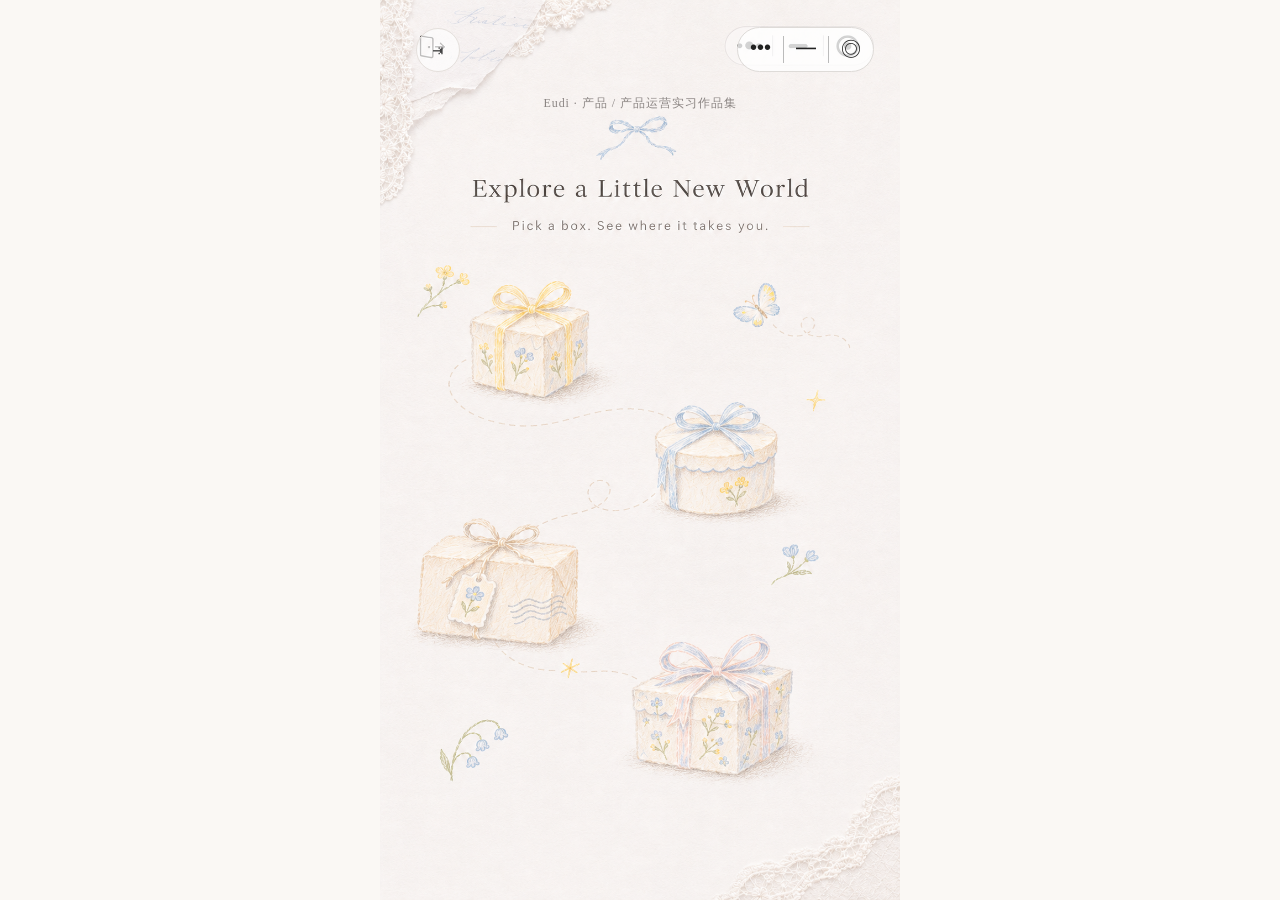
<file: index.html>
<!doctype html><html lang="zh-CN"><head><meta charset="utf-8"><meta name="viewport" content="width=device-width,initial-scale=1"><title>Eudi｜产品与产品运营实习作品集</title><meta name="description" content="Eudi 的产品、产品运营、创业与设计作品集。通过四只盲盒探索真实经历与作品。"><style>*{box-sizing:border-box}body{margin:0;background:#faf8f4;color:#5b5755;font-family:Georgia,'Noto Serif SC',serif}.page{max-width:520px;min-height:100vh;margin:auto;background:#fcfaf7 url('concept.png') center top/100% 100% no-repeat;position:relative}.role{position:absolute;top:10.5%;left:0;width:100%;text-align:center;color:#8b8583;font:12px Georgia,serif;letter-spacing:.08em}.top{position:absolute;top:3%;left:7%;right:5%;display:flex;justify-content:space-between;align-items:center}.exit{background:#ffffffa8;border:1px solid #e5e0dc;border-radius:100%;width:44px;height:44px;font-size:22px;color:#444;cursor:pointer}.pill{display:flex;border:1px solid #dedbd8;border-radius:30px;background:#ffffffc9;padding:8px 12px;gap:12px;font:20px Arial;color:#222}.pill span+span{border-left:1px solid #bbb;padding-left:12px}.gift{position:absolute;border:0;background:transparent;cursor:pointer;border-radius:24px;width:34%;height:17%;transition:transform .25s}.gift:hover,.gift:focus-visible{transform:scale(1.06);outline:2px solid #b8c9d6}.gift.opened:after{content:'✦';position:absolute;top:0;right:0;color:#8ba4b5;font-size:27px}.gift .revealed{display:none;position:absolute;bottom:-18px;left:50%;transform:translateX(-50%);white-space:nowrap;background:#fffdf9e8;border:1px solid #e6e0d8;border-radius:20px;padding:5px 11px;font-size:12px;color:#697e89}.gift.opened .revealed{display:block}.gift:nth-of-type(1){top:30%;left:13%}.gift:nth-of-type(2){top:43%;left:51%}.gift:nth-of-type(3){top:57%;left:6%}.gift:nth-of-type(4){top:70%;left:49%}.sheet{position:fixed;inset:0;background:#f8f6f2e8;display:grid;place-items:center;padding:24px;z-index:2}.card{width:min(420px,100%);background:#fffcf7;border:1px solid #e8e0d3;box-shadow:0 18px 60px #8885;border-radius:22px;padding:42px 28px;text-align:center}.card .bow{font-size:48px;color:#aabed1}.card h2{font-size:25px;font-weight:400}.card p{line-height:1.8}.card button{border:1px solid #bfd1da;background:#edf3f5;padding:12px 22px;border-radius:30px;color:#4c626f;margin:5px;cursor:pointer}.card button.secondary{background:transparent}.hidden{display:none}@media(max-width:520px){.page{min-height:177.5vw}}@media(prefers-reduced-motion:reduce){*{transition:none!important;animation:none!important}}</style></head><body><main class="page"><div class="role">Eudi · 产品 / 产品运营实习作品集</div><div class="top"><button class="exit" aria-label="退出" onclick="exitSite()">⇥</button><div class="pill" aria-label="小程序样式控件"><span>•••</span><span>━</span><span>◎</span></div></div><button class="gift" aria-label="拆开盲盒一"></button><button class="gift" aria-label="拆开盲盒二"></button><button class="gift" aria-label="拆开盲盒三"></button><button class="gift" aria-label="拆开盲盒四"></button></main><div class="sheet hidden" id="sheet" role="dialog" aria-modal="true"><div class="card"><div class="bow">୨୧</div><h2 id="title"></h2><p id="desc"></p><button id="enter">进入看看 →</button><button class="secondary" id="close">继续拆盒</button></div></div><script>const topics=[{title:'关于 Eudi',desc:'一些想法、好奇心与正在生长的产品思考。'},{title:'创业作品',desc:'从一个想法到真正落地，看看 Eudi 做过的事。'},{title:'实习与校园',desc:'在社区产品、项目与团队里积累的实践。'},{title:'设计作品',desc:'用视觉记录想法，也记录看世界的方式。'}];const shuffle=a=>{for(let i=a.length-1;i>0;i--){let j=Math.floor(Math.random()*(i+1));[a[i],a[j]]=[a[j],a[i]]}return a};const assignment=(()=>{try{let v=JSON.parse(sessionStorage.getItem("eudiAssignment"));if(Array.isArray(v)&&v.length===4&&new Set(v).size===4)return v}catch(e){}let v=shuffle([...topics.keys()]);sessionStorage.setItem("eudiAssignment",JSON.stringify(v));return v})();let current=-1;const gifts=[...document.querySelectorAll('.gift')];gifts.forEach((b,i)=>{let label=document.createElement('span');label.className='revealed';label.textContent='已开启 · '+topics[assignment[i]].title;b.appendChild(label)});try{JSON.parse(sessionStorage.getItem('eudiOpened')||'[]').forEach(i=>gifts[i]?.classList.add('opened'))}catch(e){}const sheet=document.getElementById('sheet');gifts.forEach((b,i)=>b.onclick=()=>{current=i;b.classList.add('opened');sessionStorage.setItem('eudiOpened',JSON.stringify([...new Set([...(JSON.parse(sessionStorage.getItem('eudiOpened')||'[]')),i])]));document.getElementById('title').textContent=topics[assignment[i]].title;document.getElementById('desc').textContent=topics[assignment[i]].desc;sheet.classList.remove('hidden')});document.getElementById('close').onclick=()=>sheet.classList.add('hidden');document.getElementById('enter').onclick=()=>{sheet.classList.add('hidden');assignment[current]===0?location.href='about.html':assignment[current]===1?location.href='ventures.html':assignment[current]===2?location.href='dewu.html':location.href='design.html'};const pending=sessionStorage.getItem('eudiContinue');if(pending==='1'){sessionStorage.removeItem('eudiContinue');let unopened=gifts.map((_,i)=>i).filter(i=>!gifts[i].classList.contains('opened'));if(unopened.length)setTimeout(()=>gifts[unopened[0]].click(),120)}function exitSite(){if(history.length>1)history.back();else window.location.href='about:blank'}</script></body></html>
</file>
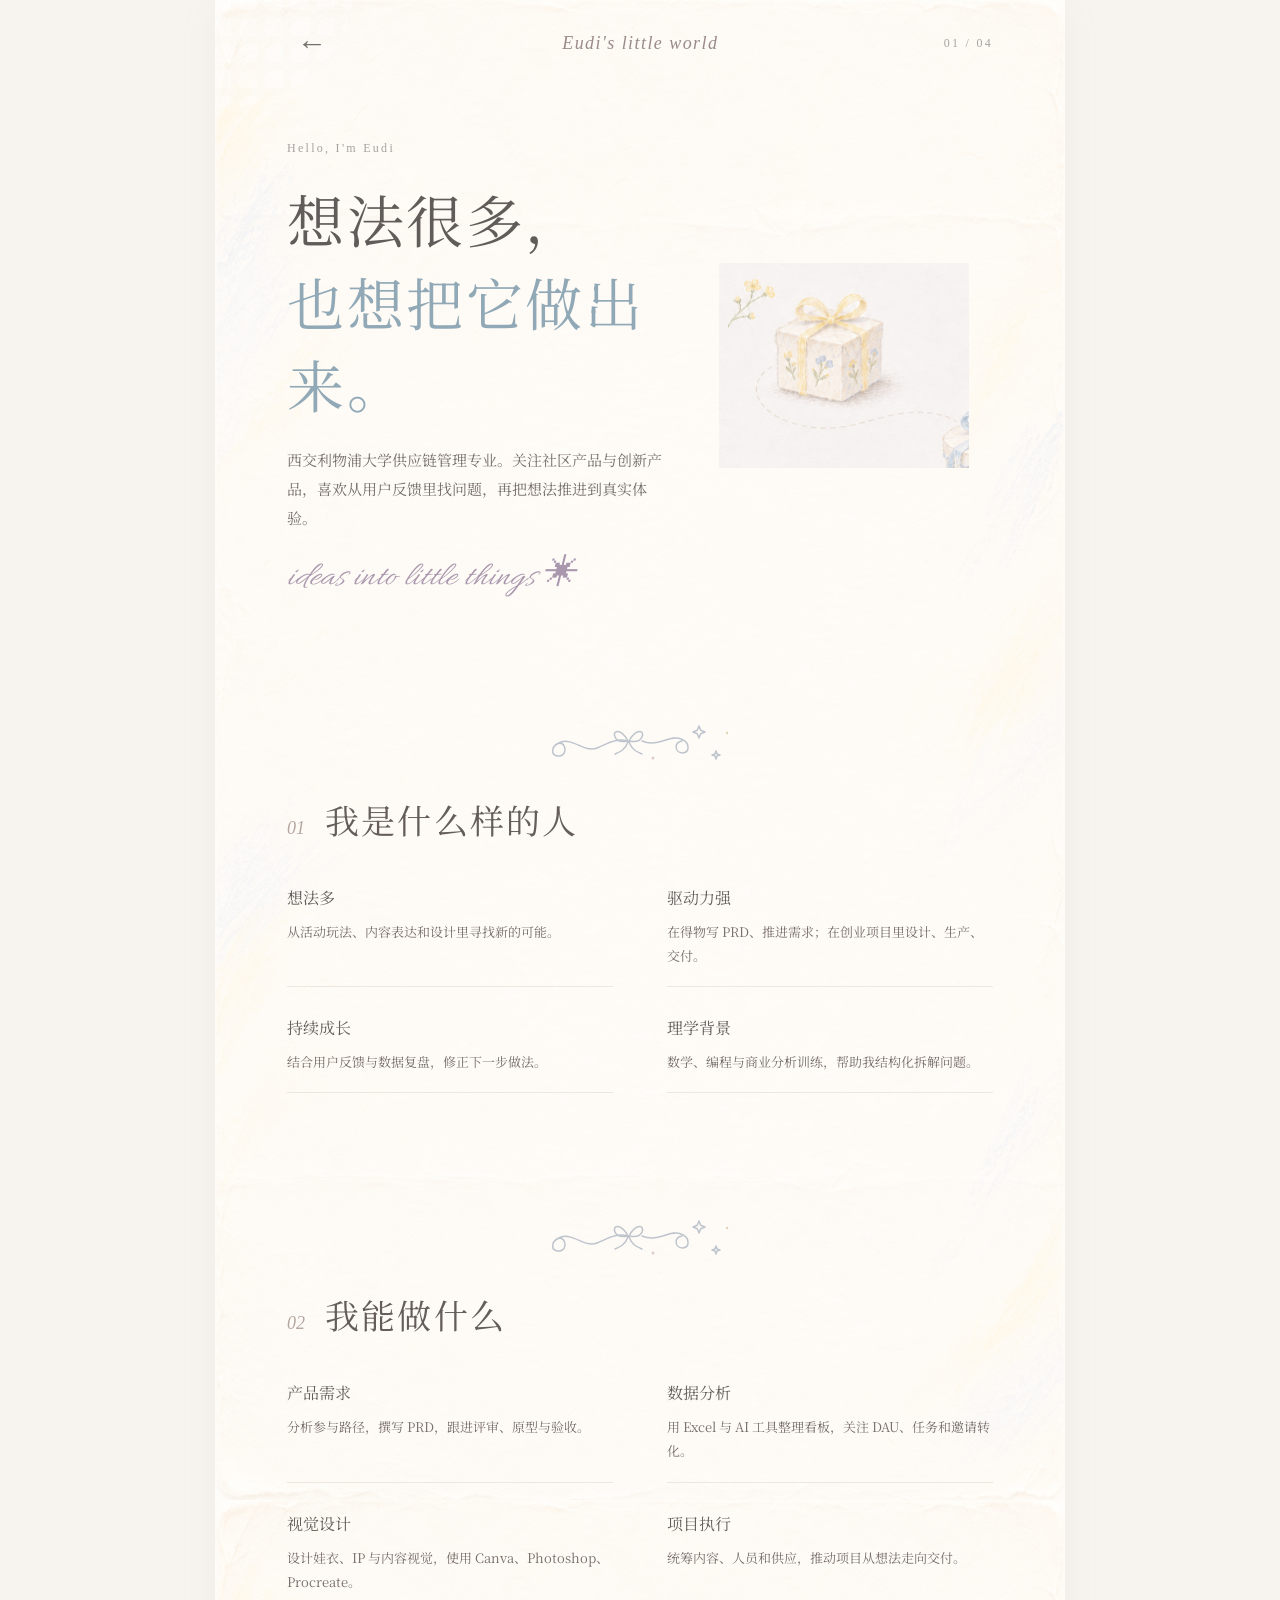
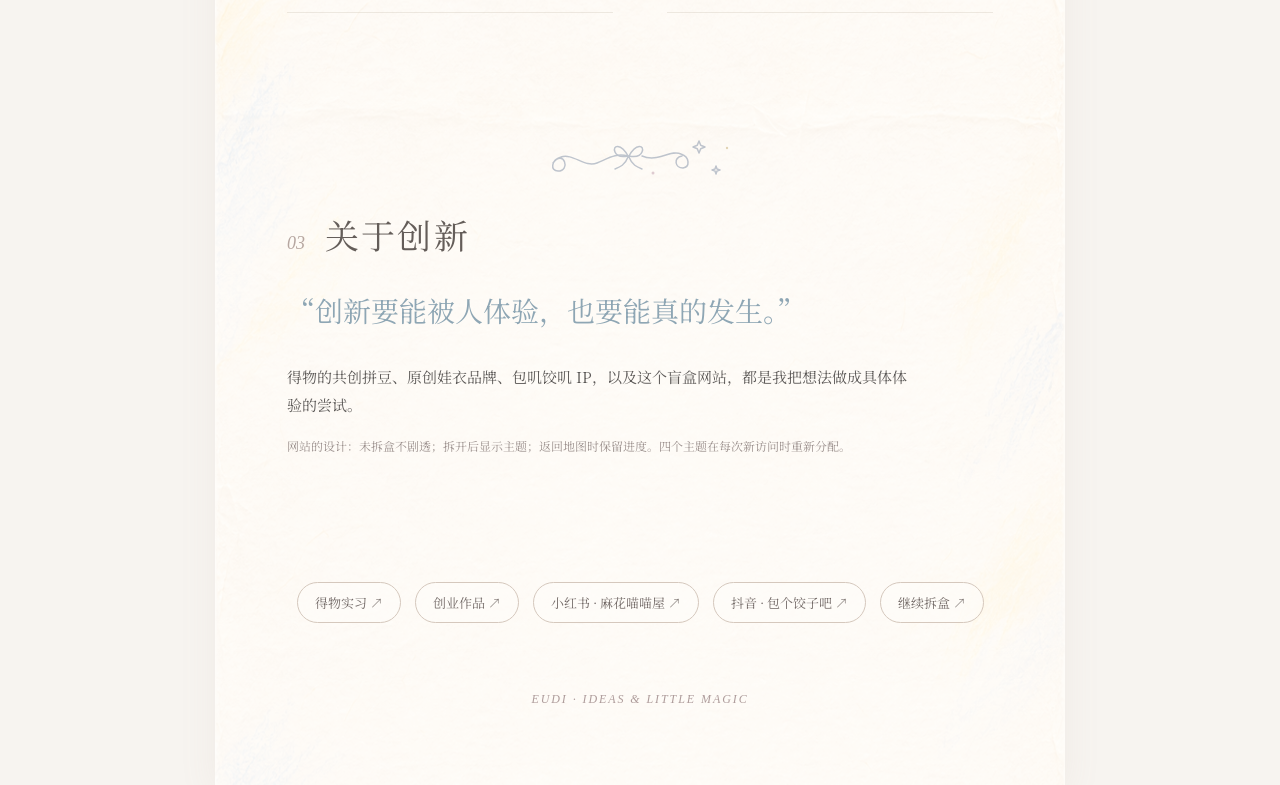
<file: about.html>
<!doctype html><html lang="zh-CN"><head><meta charset="utf-8"><meta name="viewport" content="width=device-width,initial-scale=1"><title>关于 Eudi</title><link rel="stylesheet" href="theme.css"></head><body><main class="sheet"><header class="top"><a class="back" href="index.html" aria-label="返回盲盒地图">←</a><span class="brand">Eudi's little world</span><span class="count">01 / 04</span></header><section class="hero"><div><span class="eyebrow">Hello, I'm Eudi</span><h1>想法很多，<br><em>也想把它做出来。</em></h1><p>西交利物浦大学供应链管理专业。关注社区产品与创新产品，喜欢从用户反馈里找问题，再把想法推进到真实体验。</p><span class="hand">ideas into little things ✳</span></div><div class="art gift-a" aria-hidden="true"></div></section><section class="section"><div class="section-head"><span class="num">01</span><h2>我是什么样的人</h2></div><div class="lines"><div class="line"><h3>想法多</h3><p>从活动玩法、内容表达和设计里寻找新的可能。</p></div><div class="line"><h3>驱动力强</h3><p>在得物写 PRD、推进需求；在创业项目里设计、生产、交付。</p></div><div class="line"><h3>持续成长</h3><p>结合用户反馈与数据复盘，修正下一步做法。</p></div><div class="line"><h3>理学背景</h3><p>数学、编程与商业分析训练，帮助我结构化拆解问题。</p></div></div></section><section class="section"><div class="section-head"><span class="num">02</span><h2>我能做什么</h2></div><div class="lines"><div class="line"><h3>产品需求</h3><p>分析参与路径，撰写 PRD，跟进评审、原型与验收。</p></div><div class="line"><h3>数据分析</h3><p>用 Excel 与 AI 工具整理看板，关注 DAU、任务和邀请转化。</p></div><div class="line"><h3>视觉设计</h3><p>设计娃衣、IP 与内容视觉，使用 Canva、Photoshop、Procreate。</p></div><div class="line"><h3>项目执行</h3><p>统筹内容、人员和供应，推动项目从想法走向交付。</p></div></div></section><section class="section"><div class="section-head"><span class="num">03</span><h2>关于创新</h2></div><p class="quote">“创新要能被人体验，也要能真的发生。”</p><p class="section-lead">得物的共创拼豆、原创娃衣品牌、包叽饺叽 IP，以及这个盲盒网站，都是我把想法做成具体体验的尝试。</p><p class="small">网站的设计：未拆盒不剧透；拆开后显示主题；返回地图时保留进度。四个主题在每次新访问时重新分配。</p></section><nav class="links"><a href="dewu.html">得物实习 ↗</a><a href="ventures.html">创业作品 ↗</a><a href="https://xhslink.cn/o/59XXOdhIAy9s" target="_blank" rel="noopener noreferrer">小红书 · 麻花喵喵屋 ↗</a><a href="https://v.douyin.com/nyy9j1ACMsQ/" target="_blank" rel="noopener noreferrer">抖音 · 包个饺子吧 ↗</a><a href="index.html" onclick="sessionStorage.setItem('eudiContinue','1')">继续拆盒 ↗</a></nav><footer class="footer">EUDI · IDEAS & LITTLE MAGIC</footer></main></body></html>
</file>
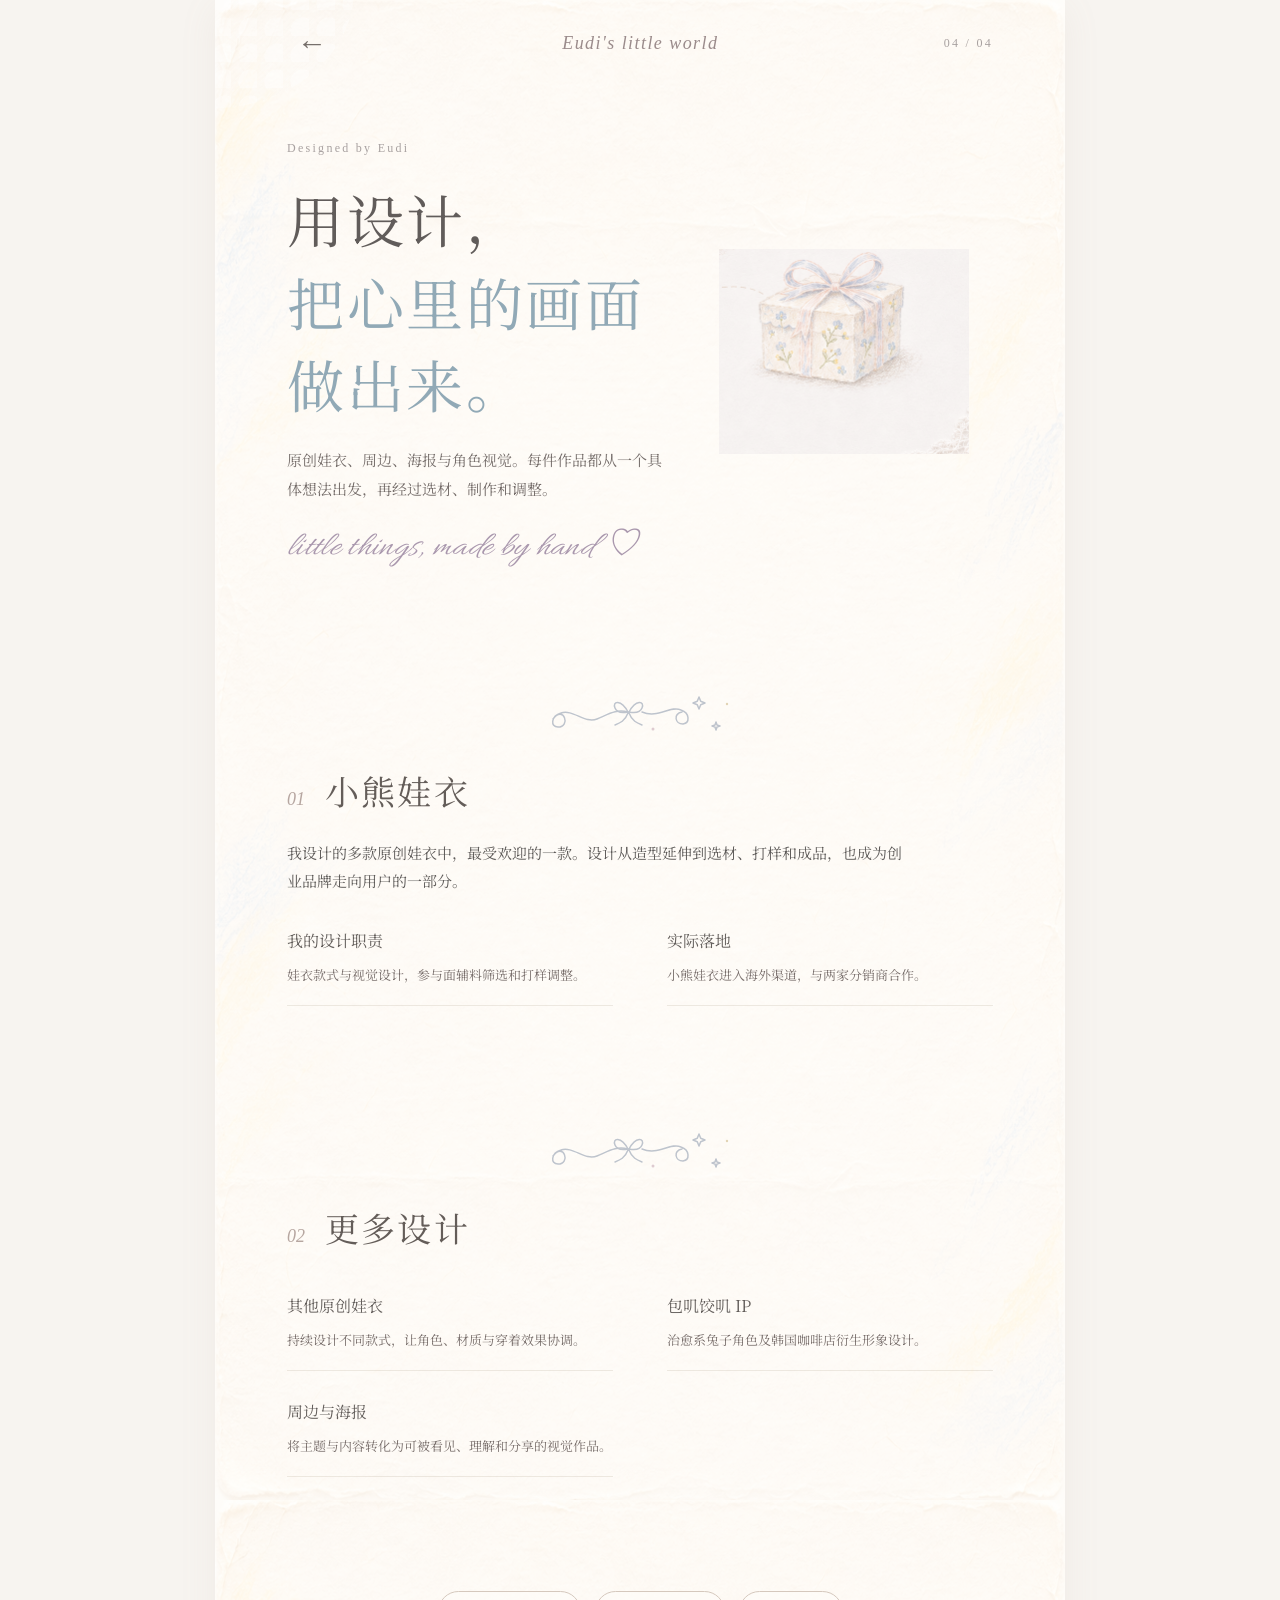
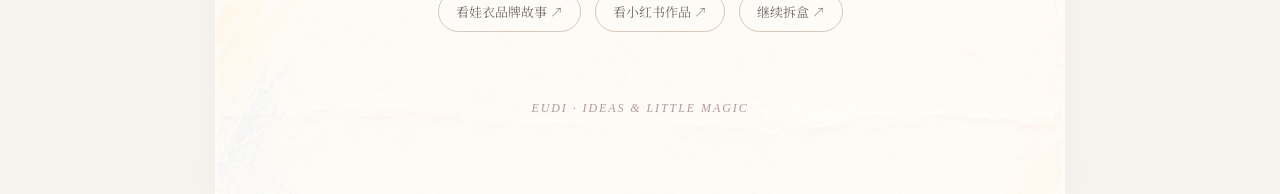
<file: design.html>
<!doctype html><html lang="zh-CN"><head><meta charset="utf-8"><meta name="viewport" content="width=device-width,initial-scale=1"><title>设计作品 · Eudi</title><link rel="stylesheet" href="theme.css"></head><body><main class="sheet"><header class="top"><a class="back" href="index.html" aria-label="返回盲盒地图">←</a><span class="brand">Eudi's little world</span><span class="count">04 / 04</span></header><section class="hero"><div><span class="eyebrow">Designed by Eudi</span><h1>用设计，<br><em>把心里的画面做出来。</em></h1><p>原创娃衣、周边、海报与角色视觉。每件作品都从一个具体想法出发，再经过选材、制作和调整。</p><span class="hand">little things, made by hand ♡</span></div><div class="art gift-d" aria-hidden="true"></div></section><section class="section"><div class="section-head"><span class="num">01</span><h2>小熊娃衣</h2></div><p class="section-lead">我设计的多款原创娃衣中，最受欢迎的一款。设计从造型延伸到选材、打样和成品，也成为创业品牌走向用户的一部分。</p><div class="lines"><div class="line"><h3>我的设计职责</h3><p>娃衣款式与视觉设计，参与面辅料筛选和打样调整。</p></div><div class="line"><h3>实际落地</h3><p>小熊娃衣进入海外渠道，与两家分销商合作。</p></div></div></section><section class="section"><div class="section-head"><span class="num">02</span><h2>更多设计</h2></div><div class="lines"><div class="line"><h3>其他原创娃衣</h3><p>持续设计不同款式，让角色、材质与穿着效果协调。</p></div><div class="line"><h3>包叽饺叽 IP</h3><p>治愈系兔子角色及韩国咖啡店衍生形象设计。</p></div><div class="line"><h3>周边与海报</h3><p>将主题与内容转化为可被看见、理解和分享的视觉作品。</p></div></div></section><nav class="links"><a href="ventures.html">看娃衣品牌故事 ↗</a><a href="https://xhslink.cn/o/59XXOdhIAy9s" target="_blank" rel="noopener noreferrer">看小红书作品 ↗</a><a href="index.html" onclick="sessionStorage.setItem('eudiContinue','1')">继续拆盒 ↗</a></nav><footer class="footer">EUDI · IDEAS & LITTLE MAGIC</footer></main></body></html>
</file>
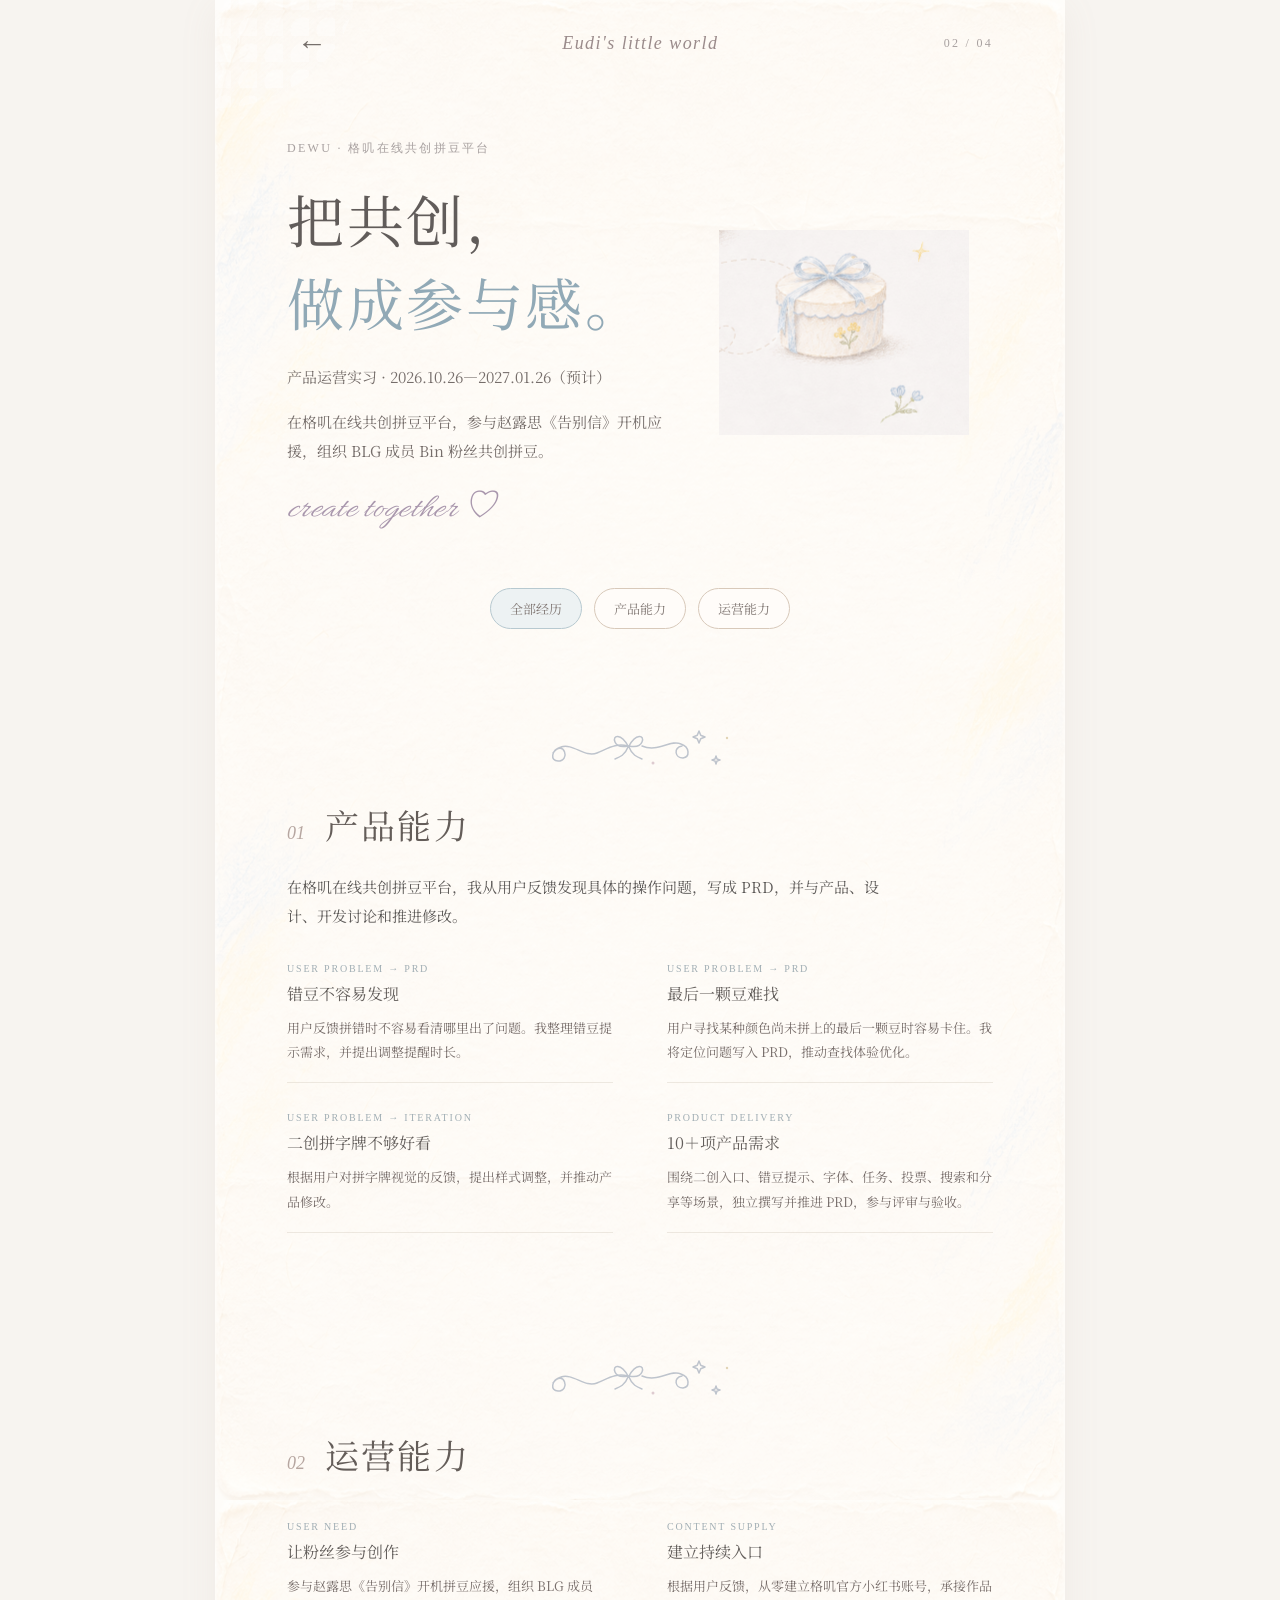
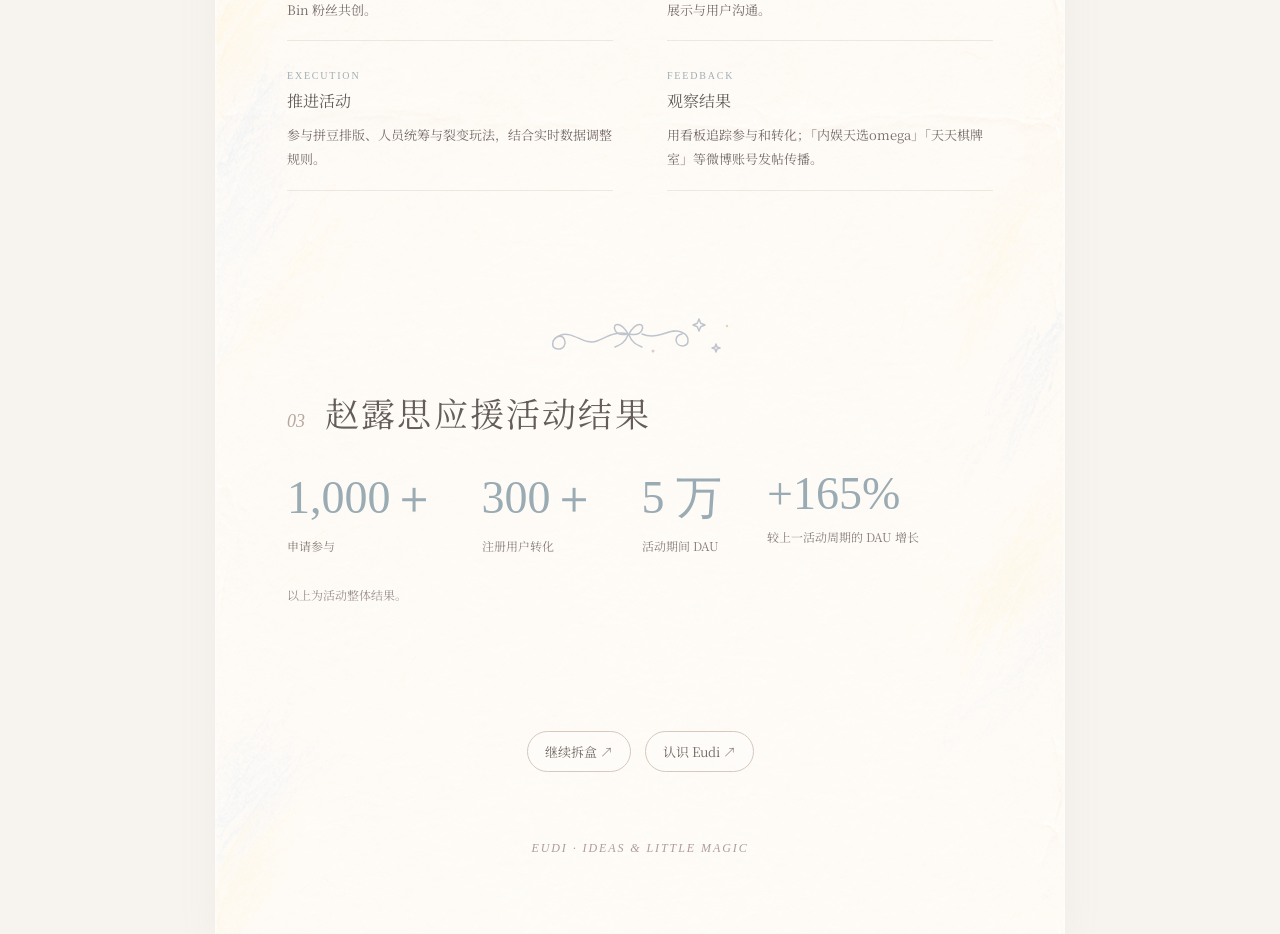
<file: dewu.html>
<!doctype html><html lang="zh-CN"><head><meta charset="utf-8"><meta name="viewport" content="width=device-width,initial-scale=1"><title>得物产品运营实习 · Eudi</title><link rel="stylesheet" href="theme.css"></head><body><main class="sheet"><header class="top"><a class="back" href="index.html" aria-label="返回盲盒地图">←</a><span class="brand">Eudi's little world</span><span class="count">02 / 04</span></header><section class="hero"><div><span class="eyebrow">DEWU · 格叽在线共创拼豆平台</span><h1>把共创，<br><em>做成参与感。</em></h1><p>产品运营实习 · 2026.10.26—2027.01.26（预计）</p><p>在格叽在线共创拼豆平台，参与赵露思《告别信》开机应援，组织 BLG 成员 Bin 粉丝共创拼豆。</p><span class="hand">create together ♡</span></div><div class="art gift-b" aria-hidden="true"></div></section><div class="switch" role="group" aria-label="筛选得物经历"><button type="button" data-focus="all" aria-selected="true">全部经历</button><button type="button" data-focus="product" aria-selected="false">产品能力</button><button type="button" data-focus="operations" aria-selected="false">运营能力</button></div><section class="section" data-track="product"><div class="section-head"><span class="num">01</span><h2>产品能力</h2></div><p class="section-lead">在格叽在线共创拼豆平台，我从用户反馈发现具体的操作问题，写成 PRD，并与产品、设计、开发讨论和推进修改。</p><div class="lines"><div class="line"><small>USER PROBLEM → PRD</small><h3>错豆不容易发现</h3><p>用户反馈拼错时不容易看清哪里出了问题。我整理错豆提示需求，并提出调整提醒时长。</p></div><div class="line"><small>USER PROBLEM → PRD</small><h3>最后一颗豆难找</h3><p>用户寻找某种颜色尚未拼上的最后一颗豆时容易卡住。我将定位问题写入 PRD，推动查找体验优化。</p></div><div class="line"><small>USER PROBLEM → ITERATION</small><h3>二创拼字牌不够好看</h3><p>根据用户对拼字牌视觉的反馈，提出样式调整，并推动产品修改。</p></div><div class="line"><small>PRODUCT DELIVERY</small><h3>10＋项产品需求</h3><p>围绕二创入口、错豆提示、字体、任务、投票、搜索和分享等场景，独立撰写并推进 PRD，参与评审与验收。</p></div></div></section><section class="section" data-track="operations"><div class="section-head"><span class="num">02</span><h2>运营能力</h2></div><div class="lines"><div class="line"><small>USER NEED</small><h3>让粉丝参与创作</h3><p>参与赵露思《告别信》开机拼豆应援，组织 BLG 成员 Bin 粉丝共创。</p></div><div class="line"><small>CONTENT SUPPLY</small><h3>建立持续入口</h3><p>根据用户反馈，从零建立格叽官方小红书账号，承接作品展示与用户沟通。</p></div><div class="line"><small>EXECUTION</small><h3>推进活动</h3><p>参与拼豆排版、人员统筹与裂变玩法，结合实时数据调整规则。</p></div><div class="line"><small>FEEDBACK</small><h3>观察结果</h3><p>用看板追踪参与和转化；「内娱天选omega」「天天棋牌室」等微博账号发帖传播。</p></div></div></section><section class="section"><div class="section-head"><span class="num">03</span><h2>赵露思应援活动结果</h2></div><div class="numbers"><div><strong>1,000＋</strong><span>申请参与</span></div><div><strong>300＋</strong><span>注册用户转化</span></div><div><strong>5 万</strong><span>活动期间 DAU</span></div><div><strong>+165%</strong><span>较上一活动周期的 DAU 增长</span></div></div><p class="small">以上为活动整体结果。</p></section><nav class="links"><a href="index.html" onclick="sessionStorage.setItem('eudiContinue','1')">继续拆盒 ↗</a><a href="about.html">认识 Eudi ↗</a></nav><footer class="footer">EUDI · IDEAS & LITTLE MAGIC</footer></main><script>document.querySelectorAll("[data-focus]").forEach(b=>b.addEventListener("click",()=>{document.querySelectorAll("[data-focus]").forEach(x=>x.setAttribute("aria-selected",x===b));document.querySelectorAll("[data-track]").forEach(x=>x.classList.toggle("hide",b.dataset.focus!=="all"&&x.dataset.track!==b.dataset.focus))}))</script></body></html>
</file>
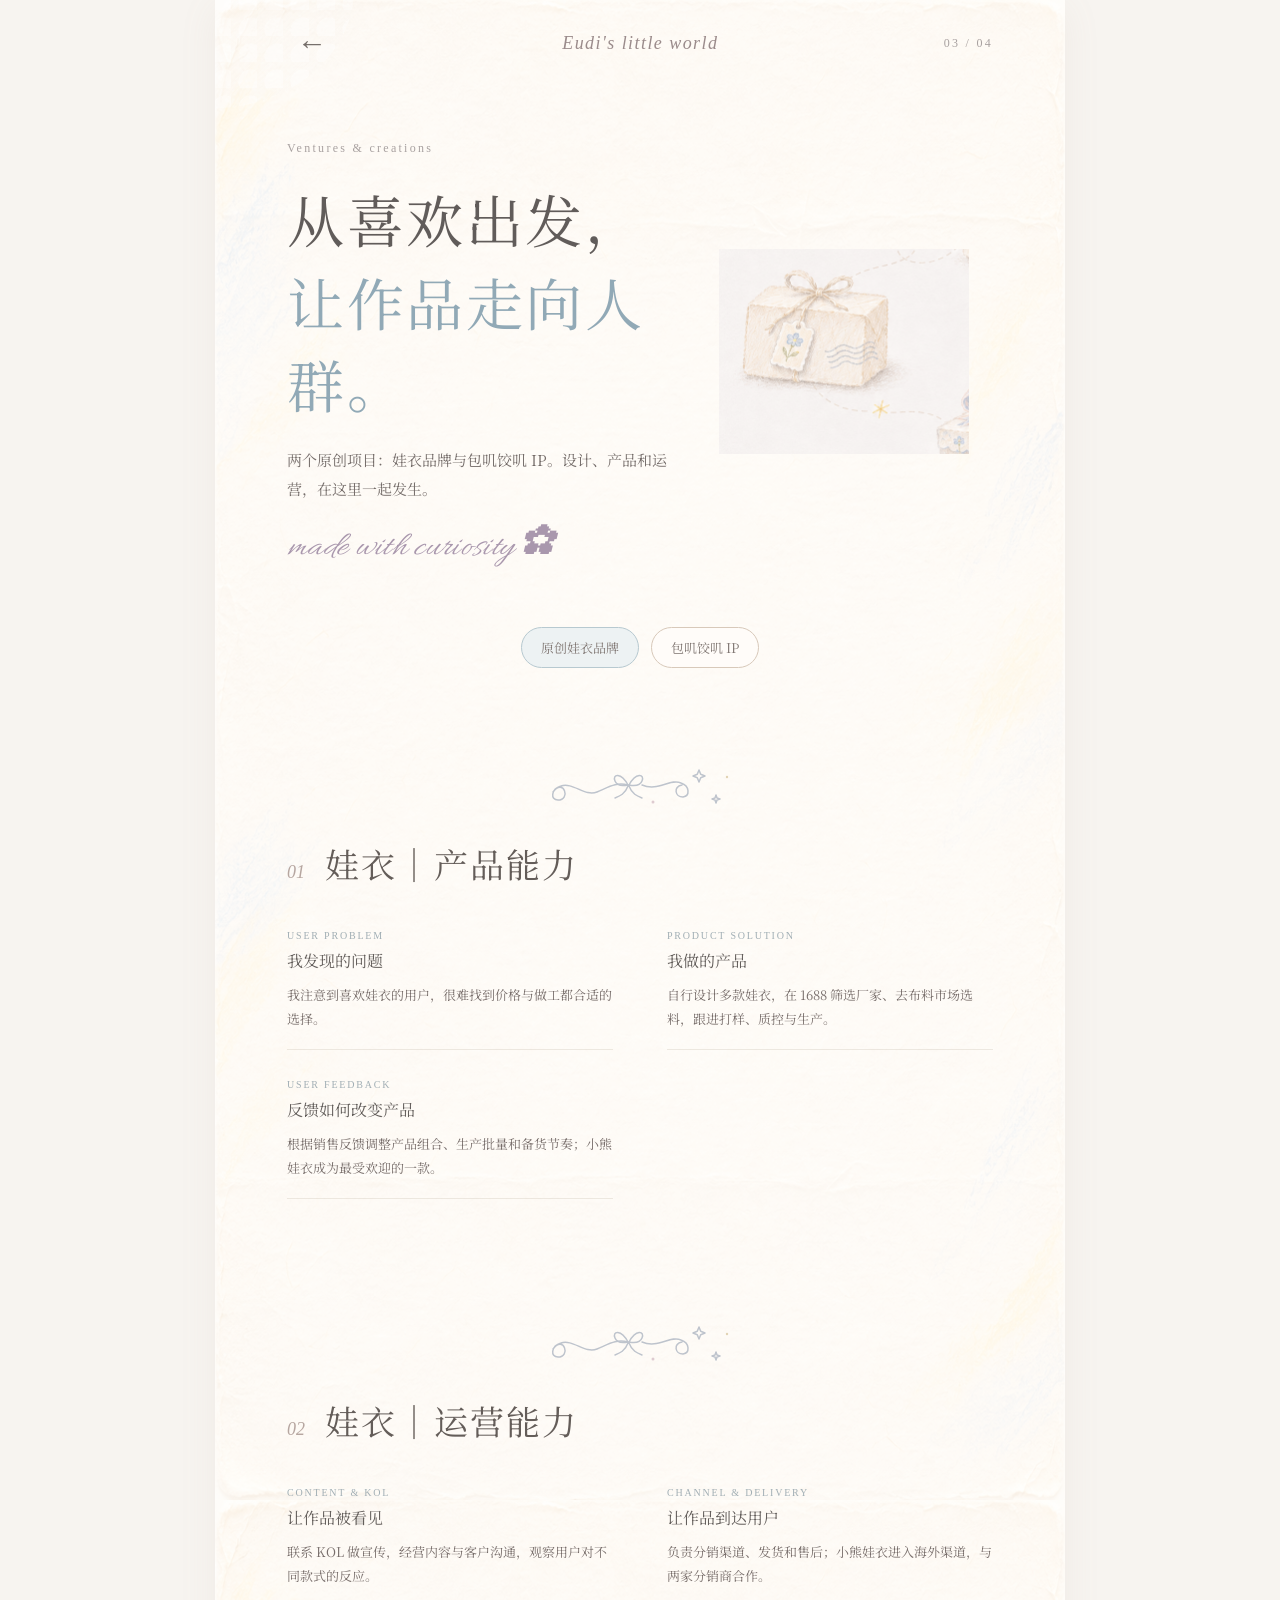
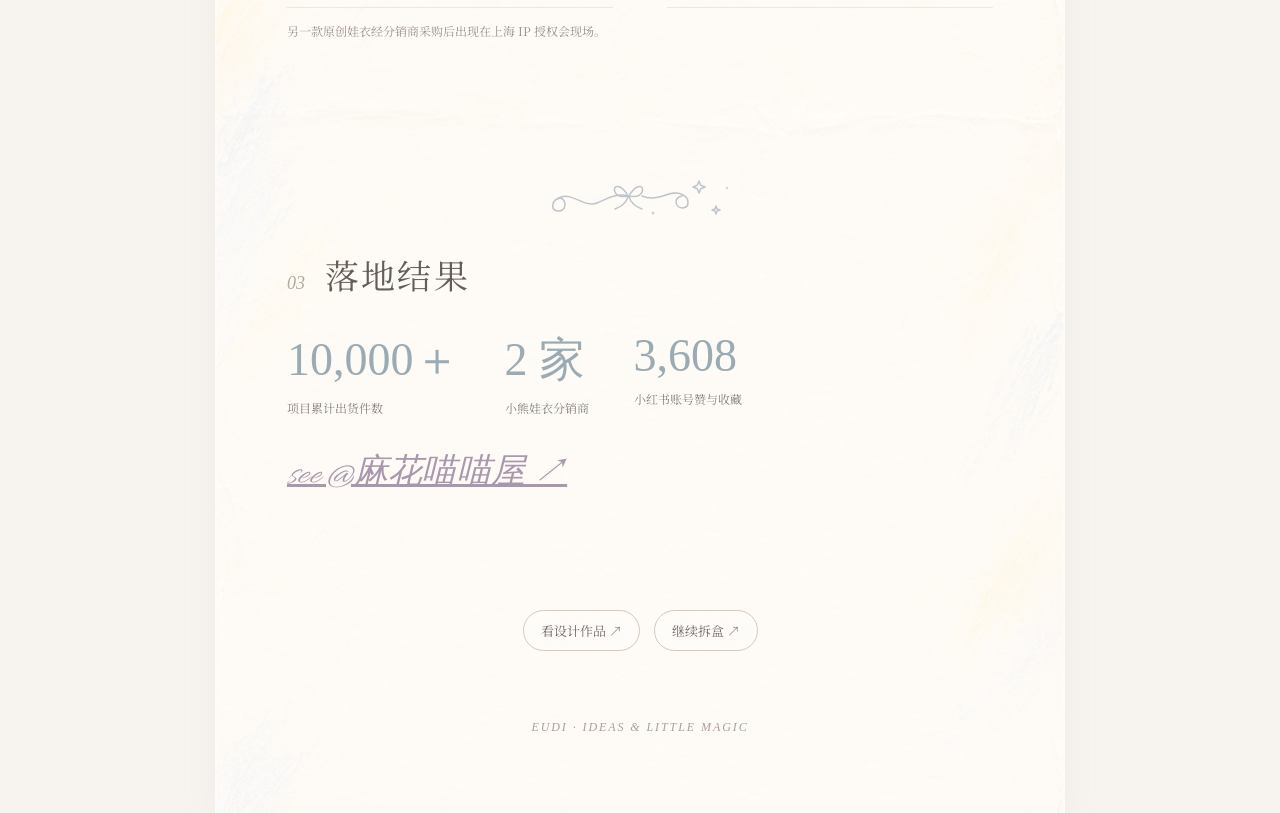
<file: ventures.html>
<!doctype html><html lang="zh-CN"><head><meta charset="utf-8"><meta name="viewport" content="width=device-width,initial-scale=1"><title>创业作品 · Eudi</title><link rel="stylesheet" href="theme.css"></head><body><main class="sheet"><header class="top"><a class="back" href="index.html" aria-label="返回盲盒地图">←</a><span class="brand">Eudi's little world</span><span class="count">03 / 04</span></header><section class="hero"><div><span class="eyebrow">Ventures & creations</span><h1>从喜欢出发，<br><em>让作品走向人群。</em></h1><p>两个原创项目：娃衣品牌与包叽饺叽 IP。设计、产品和运营，在这里一起发生。</p><span class="hand">made with curiosity ✿</span></div><div class="art gift-c" aria-hidden="true"></div></section><div class="switch" role="tablist" aria-label="选择创业项目"><button role="tab" aria-selected="true" data-project="doll">原创娃衣品牌</button><button role="tab" aria-selected="false" data-project="ip">包叽饺叽 IP</button></div><div id="doll" class="project"><section class="section"><div class="section-head"><span class="num">01</span><h2>娃衣｜产品能力</h2></div><div class="lines"><div class="line"><small>USER PROBLEM</small><h3>我发现的问题</h3><p>我注意到喜欢娃衣的用户，很难找到价格与做工都合适的选择。</p></div><div class="line"><small>PRODUCT SOLUTION</small><h3>我做的产品</h3><p>自行设计多款娃衣，在 1688 筛选厂家、去布料市场选料，跟进打样、质控与生产。</p></div><div class="line"><small>USER FEEDBACK</small><h3>反馈如何改变产品</h3><p>根据销售反馈调整产品组合、生产批量和备货节奏；小熊娃衣成为最受欢迎的一款。</p></div></div></section><section class="section"><div class="section-head"><span class="num">02</span><h2>娃衣｜运营能力</h2></div><div class="lines"><div class="line"><small>CONTENT & KOL</small><h3>让作品被看见</h3><p>联系 KOL 做宣传，经营内容与客户沟通，观察用户对不同款式的反应。</p></div><div class="line"><small>CHANNEL & DELIVERY</small><h3>让作品到达用户</h3><p>负责分销渠道、发货和售后；小熊娃衣进入海外渠道，与两家分销商合作。</p></div></div><p class="small">另一款原创娃衣经分销商采购后出现在上海 IP 授权会现场。</p></section><section class="section"><div class="section-head"><span class="num">03</span><h2>落地结果</h2></div><div class="numbers"><div><strong>10,000＋</strong><span>项目累计出货件数</span></div><div><strong>2 家</strong><span>小熊娃衣分销商</span></div><div><strong>3,608</strong><span>小红书账号赞与收藏</span></div></div><a class="hand" href="https://xhslink.cn/o/59XXOdhIAy9s" target="_blank" rel="noopener noreferrer">see @麻花喵喵屋 ↗</a></section></div><div id="ip" class="project hide"><section class="section"><div class="section-head"><span class="num">01</span><h2>包叽饺叽 IP</h2></div><p class="section-lead">一个治愈系兔子角色。用网感和同理心理解用户喜欢什么，再通过内容与视觉建立连接。</p><div class="lines"><div class="line"><h3>产品能力</h3><p>负责角色定位与视觉表达，围绕用户的情绪需求延展内容和应用场景。</p></div><div class="line"><h3>运营能力</h3><p>持续发布内容、观察反馈并复盘，也完成韩国咖啡店衍生形象设计。</p></div></div></section><section class="section"><div class="section-head"><span class="num">02</span><h2>内容结果</h2></div><div class="numbers"><div><strong>约 80 万</strong><span>抖音账号浏览量</span></div><div><strong>10 万＋</strong><span>抖音账号获赞量</span></div></div><a class="hand" href="https://v.douyin.com/nyy9j1ACMsQ/" target="_blank" rel="noopener noreferrer">看抖音 · 包个饺子吧 ↗</a></section></div><nav class="links"><a href="design.html">看设计作品 ↗</a><a href="index.html" onclick="sessionStorage.setItem('eudiContinue','1')">继续拆盒 ↗</a></nav><footer class="footer">EUDI · IDEAS & LITTLE MAGIC</footer></main><script>document.querySelectorAll('[data-project]').forEach(b=>b.onclick=()=>{document.querySelectorAll('[data-project]').forEach(x=>x.setAttribute('aria-selected',x===b));document.querySelectorAll('.project').forEach(x=>x.classList.toggle('hide',x.id!==b.dataset.project))})</script></body></html>
</file>
<file: theme.css>
@import url('https://fonts.googleapis.com/css2?family=Noto+Serif+SC:wght@400;500&display=swap');
:root{--paper:#faf8f5;--ink:#5d5a58;--muted:#8f8683;--blue:#a9bbc4;--yellow:#e7d6b1}*{box-sizing:border-box}html{scroll-behavior:smooth}body{margin:0;background:#f7f4f0;color:var(--ink);font-family:'Noto Serif SC','Songti SC',Georgia,serif}.sheet{position:relative;isolation:isolate;max-width:850px;min-height:100vh;margin:auto;padding:0 clamp(24px,6vw,72px) 78px;background:linear-gradient(#ffffffb8,#ffffffb8),url('letter-paper.png') center top/100% 1500px repeat-y;box-shadow:0 8px 35px #a9978a18;overflow:hidden}.sheet:before{content:'';position:absolute;left:-36px;top:-42px;width:175px;height:150px;pointer-events:none;background:radial-gradient(circle at 20px 20px,#fff 0 12px,transparent 13px) 0 0/26px 26px,linear-gradient(135deg,#fdfbf9cc,#ede6de33);border-radius:0 0 80% 0;opacity:.37;z-index:-1}.sheet>*{position:relative}.top{height:86px;display:flex;align-items:center;justify-content:space-between}.back,.top a{color:#766f6b;text-decoration:none}.back{font:30px Georgia,serif;padding:10px}.brand{font:italic 18px Georgia,serif;letter-spacing:.08em;color:#9a8b8b}.count,.eyebrow{font:12px Georgia,serif;letter-spacing:.19em;color:#a8a1a0}.hero{display:grid;grid-template-columns:1.13fr .87fr;align-items:center;gap:22px;min-height:455px;padding:48px 0 58px}.hero h1{font-family:Georgia,'Noto Serif SC',serif;font-weight:400;font-size:clamp(37px,5.2vw,57px);line-height:1.45;letter-spacing:.045em;margin:20px 0;color:#615c5a}.hero h1 em{font-style:normal;color:#91a9b6}.hero p{max-width:470px;font-size:15px;line-height:1.95;color:#756d6a}.hand{font:italic 19px Georgia,serif;color:#b4a0ad;display:inline-block;margin-top:11px}.art{width:250px;height:205px;justify-self:center;background-image:url('concept.png');background-repeat:no-repeat;background-size:470px auto;filter:saturate(.82);transition:transform .3s ease}.art:hover{transform:translateY(-4px)}.art.gift-a{background-position:-25px -230px}.art.gift-b{background-position:-192px -350px}.art.gift-c{background-position:-10px -460px}.art.gift-d{background-position:-188px -585px}.section{padding:64px 0 58px;position:relative}.section:before{content:'୨୧';display:block;text-align:center;color:#b4c5d0;font:21px Georgia,serif;margin:0 auto 43px}.section-head{display:flex;align-items:baseline;gap:20px;margin-bottom:24px}.section-head .num{font:italic 18px Georgia,serif;color:#b6a6a0}.section h2{font-size:clamp(24px,3.7vw,34px);font-weight:400;letter-spacing:.065em;margin:0;color:#645d59}.section-lead{max-width:620px;font-size:15px;line-height:1.9}.lines{display:grid;grid-template-columns:repeat(2,1fr);gap:11px 54px}.line{padding:18px 0;border-bottom:1px solid #c9beb054}.line h3{font-size:16px;font-weight:400;margin:0 0 11px;color:#635e5b}.line p{font-size:13px;line-height:1.86;margin:0;color:#786e6b}.line small{display:block;font:10px Georgia,serif;letter-spacing:.18em;color:#a1aeb4;margin-bottom:8px}.numbers{display:flex;flex-wrap:wrap;gap:28px 45px;margin:30px 0}.numbers strong{display:block;font:normal clamp(31px,4vw,46px) Georgia,serif;color:#9aabb3}.numbers span{display:block;font-size:12px;color:#8b807c;margin-top:8px}.quote{font-size:clamp(21px,3vw,28px);line-height:1.7;color:#8ea6b4}.switch{display:flex;justify-content:center;flex-wrap:wrap;gap:12px;margin:0 0 32px}.switch button{font:13px 'Noto Serif SC',serif;color:#807773;border:1px solid #d8c9ba;background:#fffcf9;border-radius:40px;padding:10px 19px;cursor:pointer;transition:background .2s ease}.switch button:hover,.switch button[aria-selected=true]{background:#edf2f3;border-color:#b7c9d0}.links{display:flex;justify-content:center;gap:14px;flex-wrap:wrap;margin:56px 0 44px}.links a{font-size:13px;color:#746b68;border:1px solid #d5c8bd;background:#fffdfa90;padding:10px 17px;border-radius:28px;text-decoration:none;transition:transform .2s ease}.links a:hover{transform:translateY(-2px);border-color:#acc0cb}.footer{text-align:center;color:#ae9c9b;font:italic 12px Georgia,serif;letter-spacing:.16em;padding-top:25px}.small{font-size:12px;line-height:1.8;color:#9c918e}.hide{display:none!important}@media(max-width:650px){.sheet{padding:0 25px 62px;background-size:100% 1300px}.top{height:68px}.brand{font-size:15px}.hero{grid-template-columns:1fr;gap:0;min-height:auto;padding:55px 0 20px}.hero h1{font-size:38px}.art{margin:25px auto 0}.section{padding:34px 0 45px}.section:before{margin-bottom:32px}.lines{grid-template-columns:1fr}.section-head{gap:12px}.numbers{gap:22px 28px}.numbers strong{font-size:35px}}@media(prefers-reduced-motion:reduce){.art,.links a,.switch button{transition:none}}
@font-face{font-family:'Eudi Flourish';src:url('allura.ttf') format('truetype');font-display:swap}
.hand{font-family:'Eudi Flourish',Georgia,serif;font-size:34px;line-height:1.15;letter-spacing:.01em;color:#a997ad}
.section:before{content:'';display:block;width:190px;height:52px;margin:0 auto 23px;background:url('ink-flourish.svg') center/contain no-repeat;opacity:.72}
@media(max-width:650px){.hand{font-size:31px}.section:before{width:145px;height:40px}}
</file>
